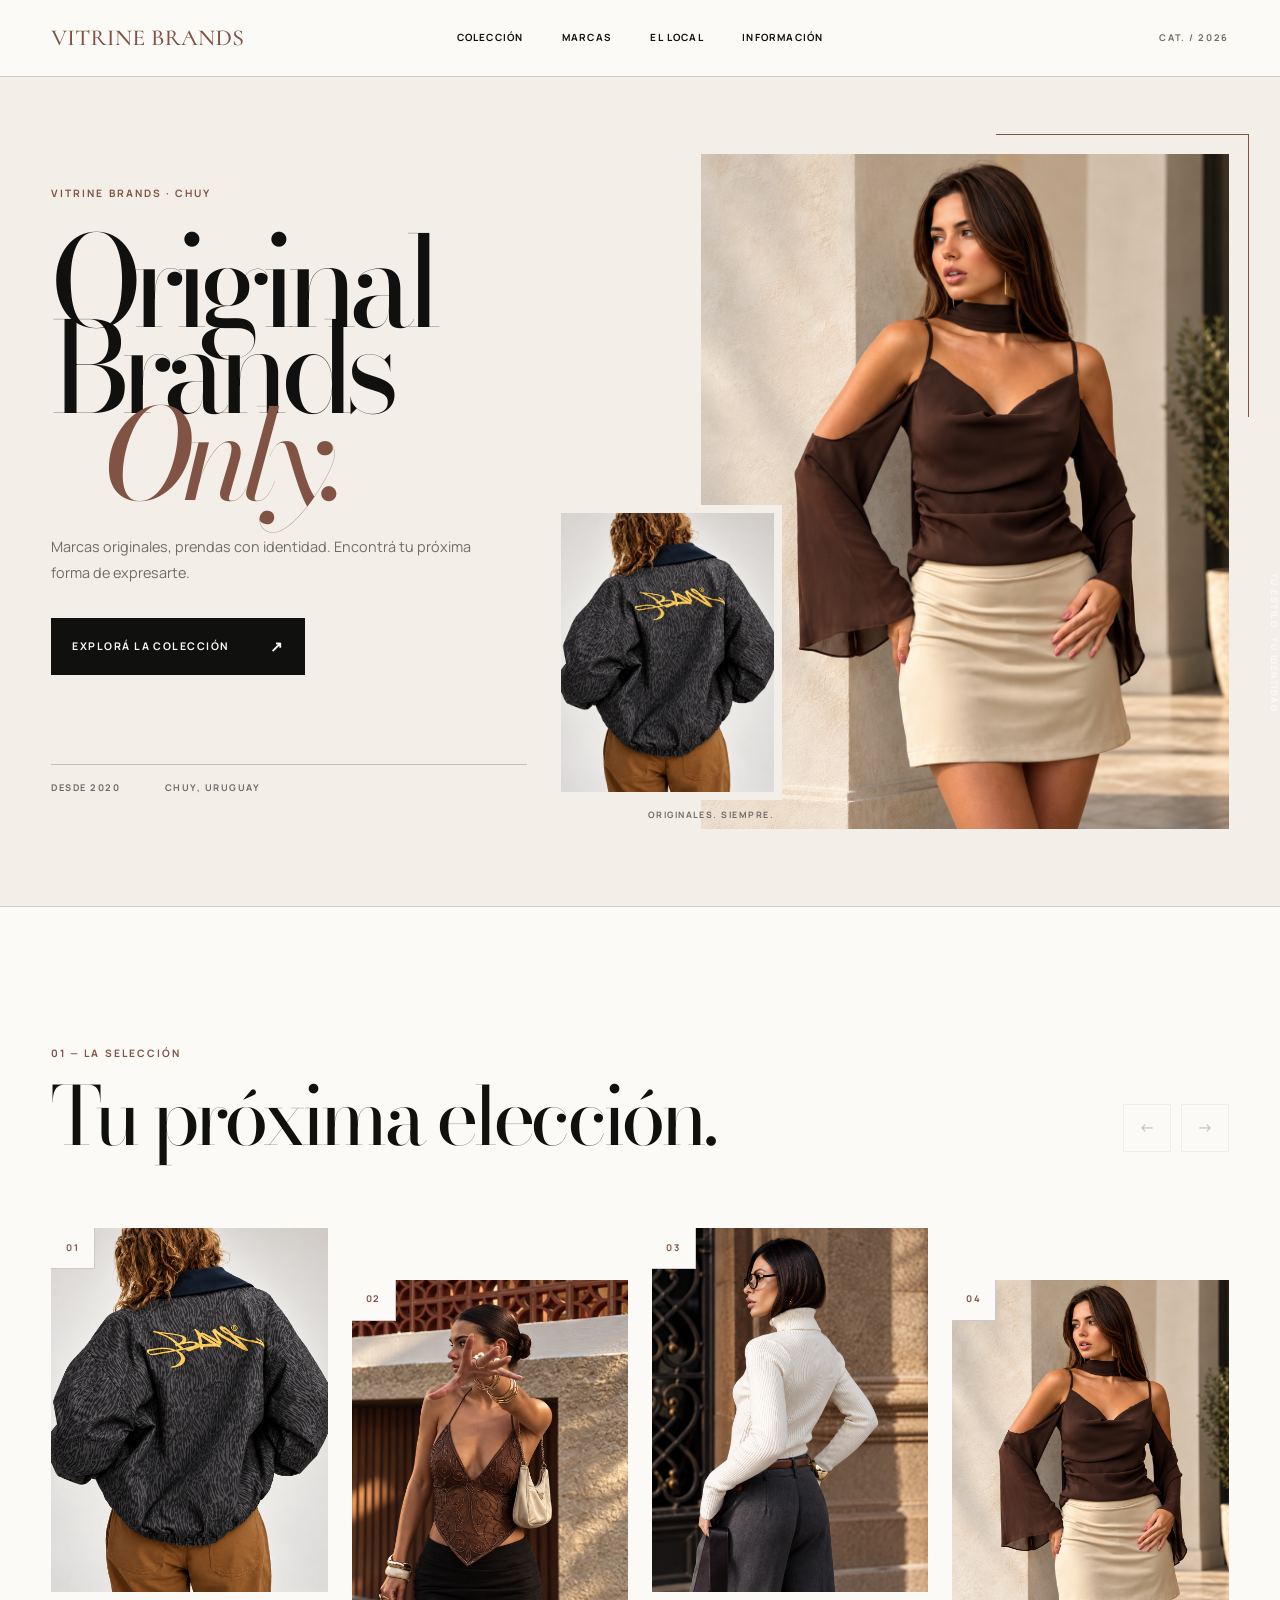
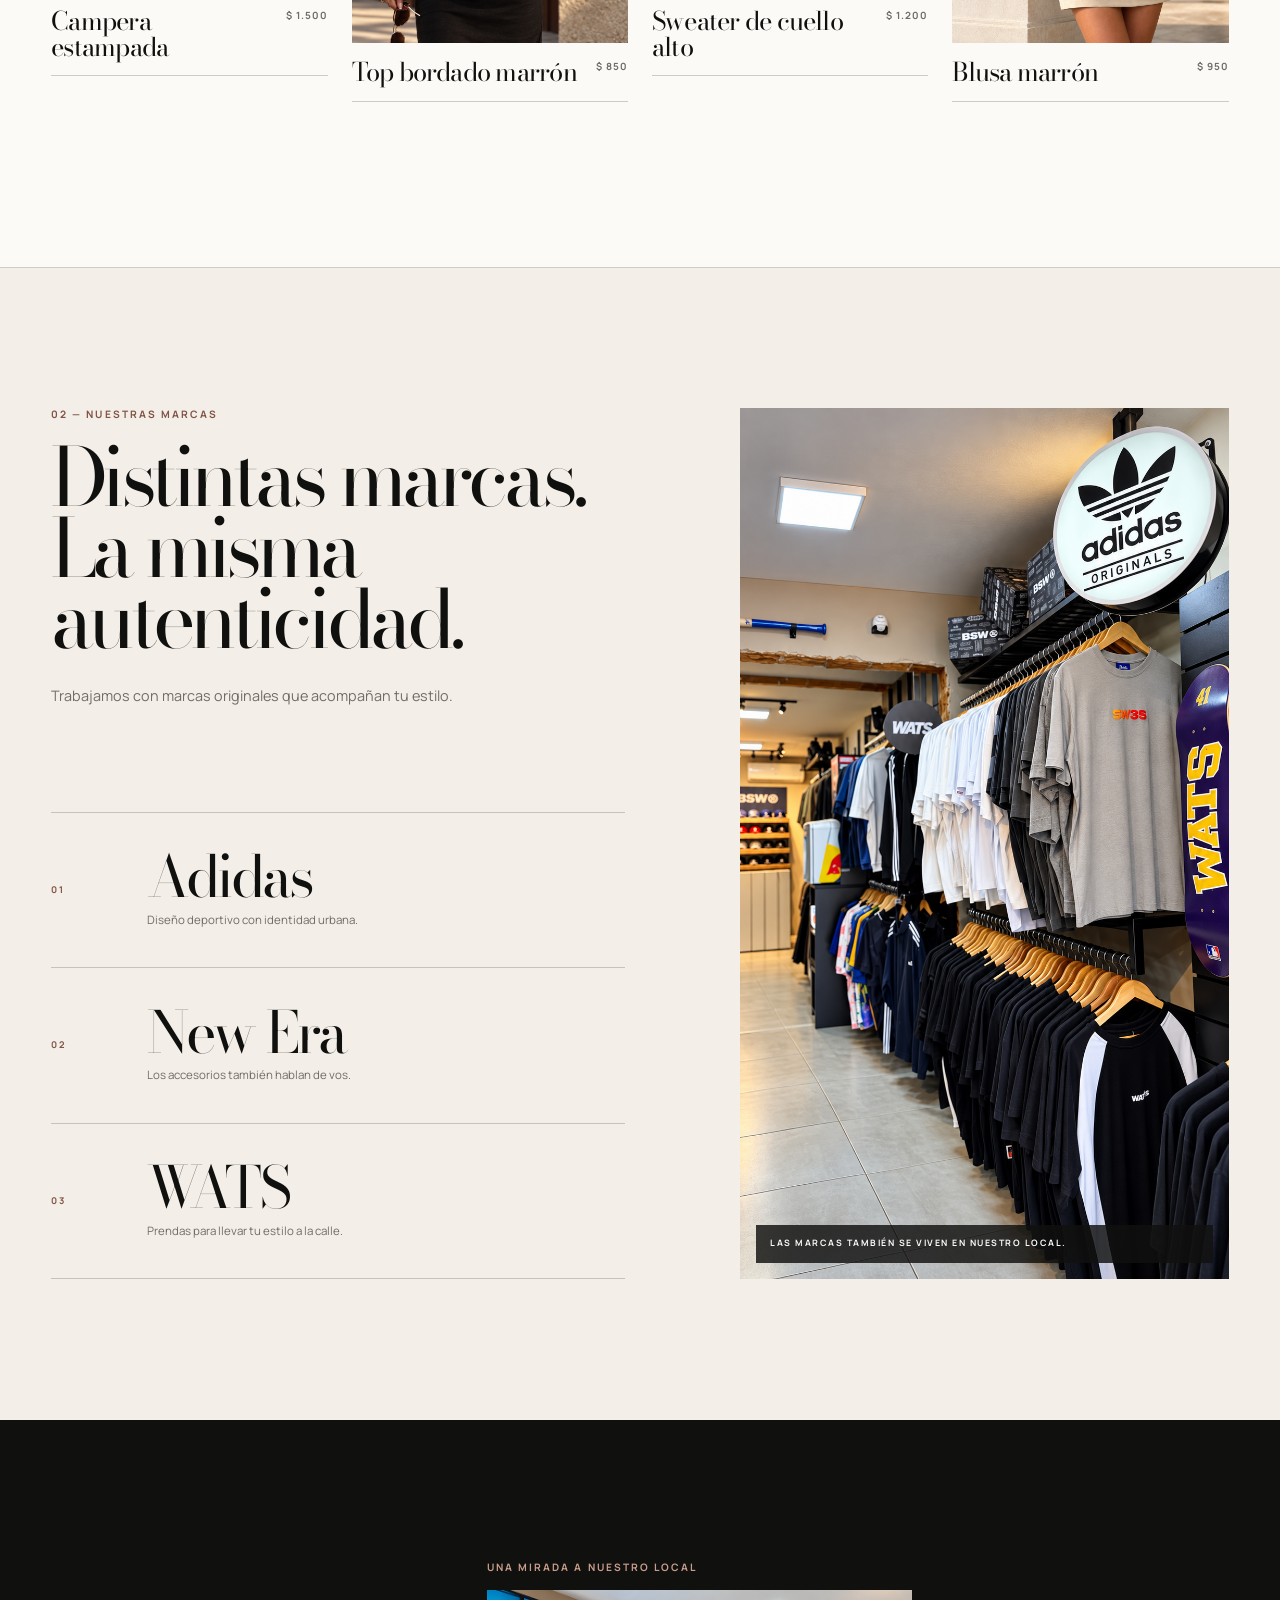
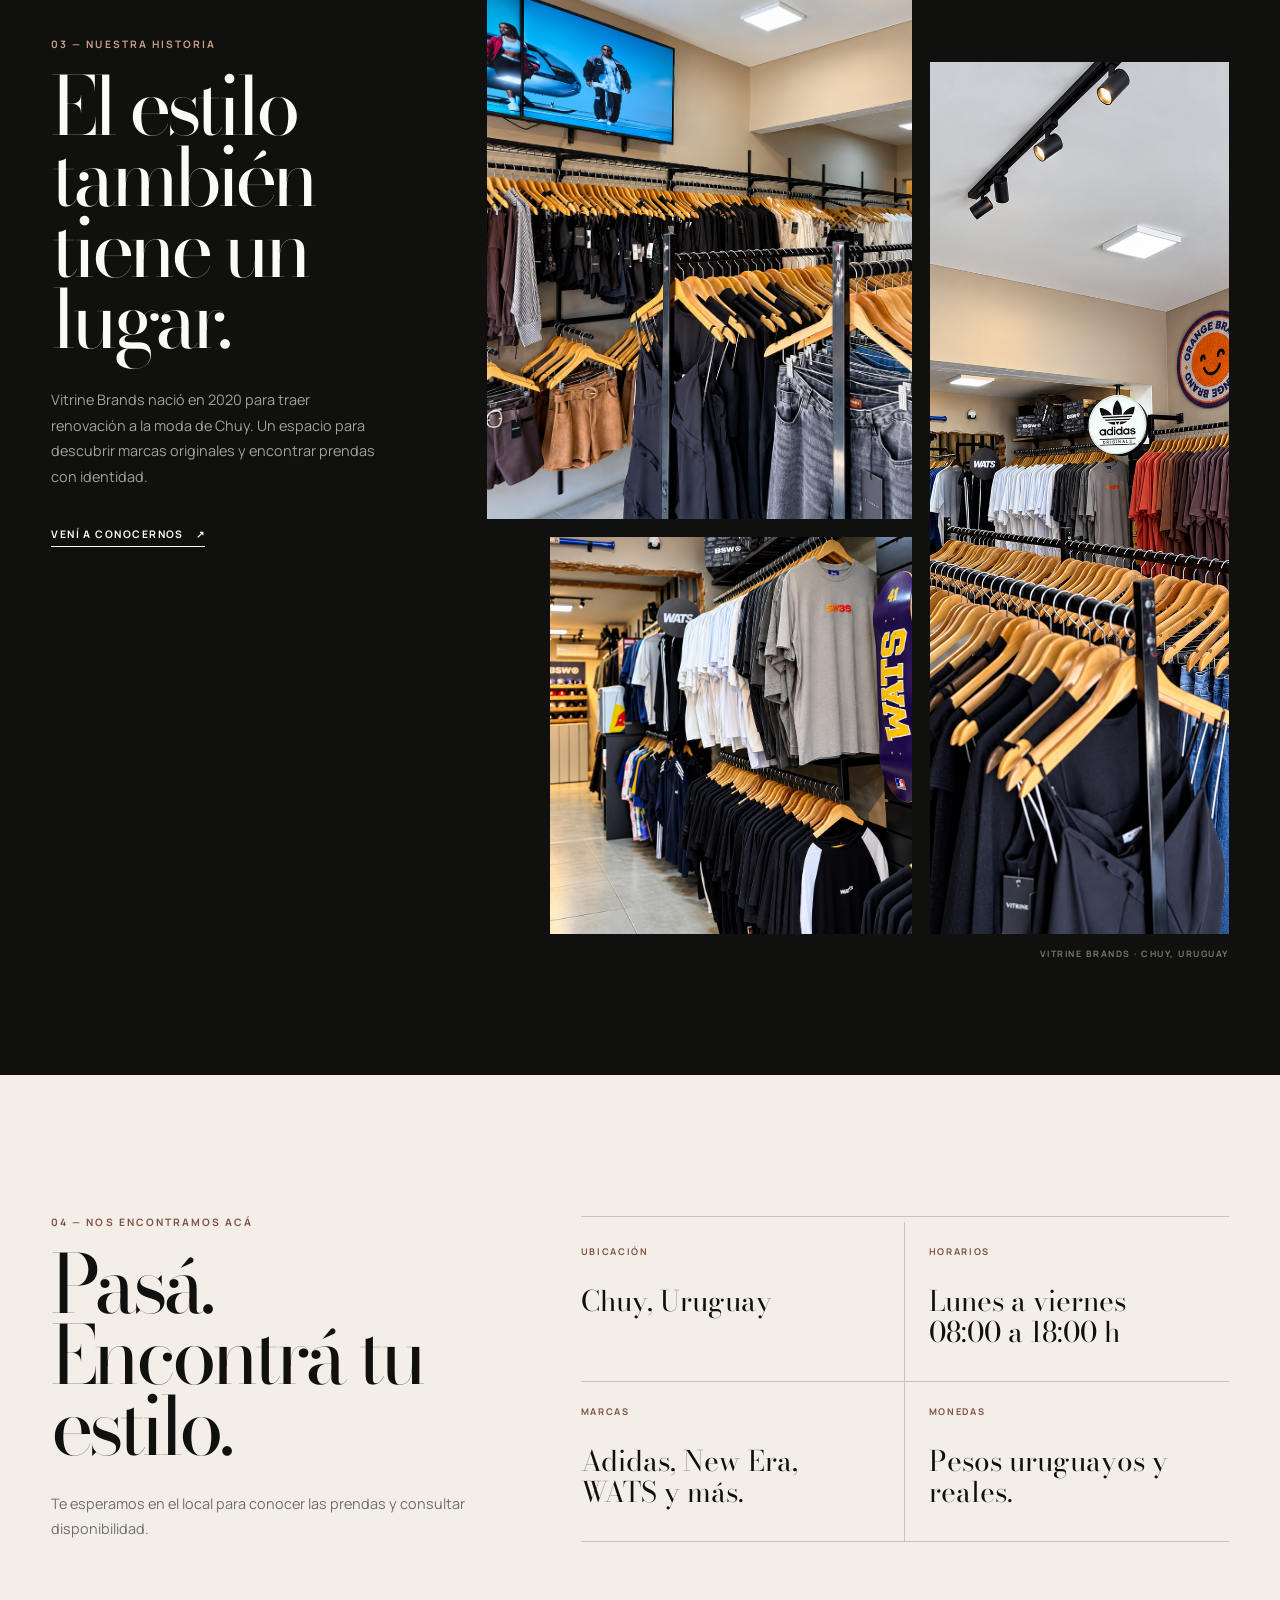
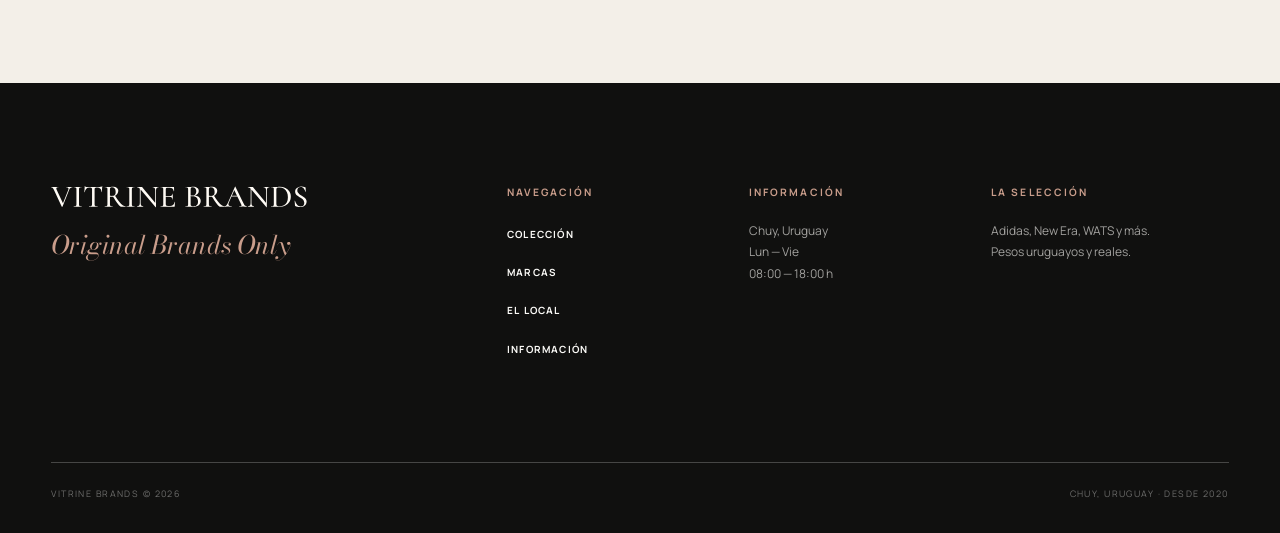
<file: index.html>
<!doctype html>
<html lang="es-UY">
  <head>
    <meta charset="UTF-8" />
    <meta name="viewport" content="width=device-width, initial-scale=1.0" />
    <title>Vitrine Brands · Original Brands Only</title>
    <link rel="preconnect" href="https://fonts.googleapis.com" />
    <link rel="preconnect" href="https://fonts.gstatic.com" crossorigin />
    <link
      href="https://fonts.googleapis.com/css2?family=Bodoni+Moda:ital,opsz,wght@0,6..96,400;0,6..96,500;1,6..96,400&amp;family=Manrope:wght@400;500;600;700&amp;display=swap"
      rel="stylesheet"
    />
    <link rel="stylesheet" href="./css/style.css" />
    <script src="./js/productos/productos.js" defer></script>
    <script src="./js/productos/renderproducto.js" defer></script>
    <script src="./js/main.js" defer></script>
  </head>
  <body>
    <header class="header">
      <div class="header-inner container">
        <a class="header-logo" href="#inicio" aria-label="Vitrine Brands, inicio">
          <img src="./img/icons/VITRINE%20BRANDS.svg" alt="Vitrine Brands" />
        </a>
        <nav class="header-menu" aria-label="Navegación principal">
          <a href="#productos">Colección</a>
          <a href="#marcas">Marcas</a>
          <a href="#local">El local</a>
          <a href="#info">Información</a>
        </nav>
      </div>
    </header>

    <main>
      <section class="hero container" id="inicio">
        <div class="hero-text">
          <p class="eyebrow">Vitrine Brands · Chuy</p>
          <h1 class="hero-main-text">
            <span>Original</span>
            <span>Brands</span>
            <em>Only.</em>
          </h1>
          <p class="body-text">
            Marcas originales, prendas con identidad. Encontrá tu próxima forma de
            expresarte.
          </p>
          <a class="hero-cta button" href="#productos"
            >Explorá la colección <span aria-hidden="true">↗</span></a
          >
          <div class="hero-notes">
            <span>Desde 2020</span>
            <span>Chuy, Uruguay</span>
          </div>
        </div>
        <div class="hero-visual">
          <figure class="hero-look">
            <img
              src="./img/productos/producto-04.png"
              alt="Look con blusa marrón y falda beige"
              fetchpriority="high"
            />
            <figcaption>Tu estilo. Tu identidad.</figcaption>
          </figure>
          <figure class="hero-detail">
            <img
              src="./img/productos/producto-01.png"
              alt="Detalle de una campera estampada con bordado"
            />
            <figcaption>Originales. Siempre.</figcaption>
          </figure>
        </div>
      </section>

      <section
        class="main-productos"
        id="productos"
        aria-labelledby="productos-title"
      >
        <div class="container">
          <div class="section-heading">
            <div>
              <p class="eyebrow">01 — La selección</p>
              <h2 class="section-title" id="productos-title">
                Tu próxima elección.
              </h2>
            </div>
            <div class="main-product-controls">
              <button
                type="button"
                data-product-scroll="-1"
                aria-controls="main-product-list"
                aria-label="Ver productos anteriores"
                disabled
              >
                <span aria-hidden="true">←</span>
              </button>
              <button
                type="button"
                data-product-scroll="1"
                aria-controls="main-product-list"
                aria-label="Ver productos siguientes"
              >
                <span aria-hidden="true">→</span>
              </button>
            </div>
          </div>
          <ul
            class="main-product-list"
            id="main-product-list"
            tabindex="0"
            aria-labelledby="productos-title"
          ></ul>
        </div>
      </section>

      <section class="brands-section container" id="marcas">
        <div class="brands-layout">
          <div>
            <div class="brands-intro">
              <p class="eyebrow">02 — Nuestras marcas</p>
              <h2 class="brands-title section-title">
                Distintas marcas.<br />La misma autenticidad.
              </h2>
              <p class="body-text">
                Trabajamos con marcas originales que acompañan tu estilo.
              </p>
            </div>
            <div class="brand-list">
              <article class="brand-block">
                <span class="brand-number">01</span>
                <div>
                  <h3 class="brand-block-title">Adidas</h3>
                  <p class="brand-block-text">
                    Diseño deportivo con identidad urbana.
                  </p>
                </div>
              </article>
              <article class="brand-block">
                <span class="brand-number">02</span>
                <div>
                  <h3 class="brand-block-title">New Era</h3>
                  <p class="brand-block-text">
                    Los accesorios también hablan de vos.
                  </p>
                </div>
              </article>
              <article class="brand-block">
                <span class="brand-number">03</span>
                <div>
                  <h3 class="brand-block-title">WATS</h3>
                  <p class="brand-block-text">
                    Prendas para llevar tu estilo a la calle.
                  </p>
                </div>
              </article>
            </div>
          </div>
          <figure class="brand-block-imgs">
            <img
              src="./img/tienda/tienda-02.png"
              alt="Prendas y carteles de Adidas Originals y WATS en el local"
              loading="lazy"
            />
            <figcaption>Las marcas también se viven en nuestro local.</figcaption>
          </figure>
        </div>
      </section>

      <section class="vitrine-block" id="local">
        <div class="vitrine-layout container">
          <div class="vitrine-story">
            <p class="eyebrow">03 — Nuestra historia</p>
            <h2 class="story-title section-title">
              El estilo también<br />tiene un lugar.
            </h2>
            <p class="body-text">
              Vitrine Brands nació en 2020 para traer renovación a la moda de Chuy.
              Un espacio para descubrir marcas originales y encontrar prendas con
              identidad.
            </p>
            <a class="text-link" href="#info"
              >Vení a conocernos <span aria-hidden="true">↗</span></a
            >
          </div>
          <div class="vitrine-gallery-block">
            <h3 class="vitrine-gallery-title">Una mirada a nuestro local</h3>
            <div class="vitrine-gallery">
              <ul class="vitrine-gallery-list">
                <li>
                  <img
                    src="./img/tienda/tienda-03.png"
                    alt="Selección de pantalones, remeras y accesorios de Vitrine Brands"
                    loading="lazy"
                  />
                </li>
                <li>
                  <img
                    src="./img/tienda/tienda-01.png"
                    alt="Vista del local con percheros de prendas y distintas marcas"
                    loading="lazy"
                  />
                </li>
                <li>
                  <img
                    src="./img/tienda/tienda-02.png"
                    alt="Detalle del sector de remeras y marcas originales"
                    loading="lazy"
                  />
                </li>
              </ul>
            </div>
            <p class="gallery-caption">Vitrine Brands · Chuy, Uruguay</p>
          </div>
        </div>
      </section>

      <section class="info-vitrie-block container" id="info">
        <div class="info-heading">
          <p class="eyebrow">04 — Nos encontramos acá</p>
          <h2 class="section-title">Pasá.<br />Encontrá tu estilo.</h2>
          <p class="body-text">
            Te esperamos en el local para conocer las prendas y consultar
            disponibilidad.
          </p>
        </div>
        <dl class="info-list">
          <div>
            <dt>Ubicación</dt>
            <dd>Chuy, Uruguay</dd>
          </div>
          <div>
            <dt>Horarios</dt>
            <dd>Lunes a viernes<br />08:00 a 18:00 h</dd>
          </div>
          <div>
            <dt>Marcas</dt>
            <dd>Adidas, New Era, WATS y más.</dd>
          </div>
          <div>
            <dt>Monedas</dt>
            <dd>Pesos uruguayos y reales.</dd>
          </div>
        </dl>
      </section>
    </main>

    <footer class="footer">
      <div class="footer-inner container">
        <div class="footer-brand">
          <a class="footer-logo" href="#inicio" aria-label="Volver al inicio">
            <img src="./img/icons/VITRINE%20BRANDS.svg" alt="Vitrine Brands" />
          </a>
          <p class="footer-tagline">Original Brands Only</p>
        </div>
        <div>
          <p class="footer-column-title">Navegación</p>
          <ul class="menu-footer">
            <li><a href="#productos">Colección</a></li>
            <li><a href="#marcas">Marcas</a></li>
            <li><a href="#local">El local</a></li>
            <li><a href="#info">Información</a></li>
          </ul>
        </div>
        <div>
          <p class="footer-column-title">Información</p>
          <p class="footer-address">
            Chuy, Uruguay<br />Lun — Vie<br />08:00 — 18:00 h
          </p>
        </div>
        <div>
          <p class="footer-column-title">La selección</p>
          <p class="footer-copy">
            Adidas, New Era, WATS y más.<br />Pesos uruguayos y reales.
          </p>
        </div>
      </div>
      <div class="footer-bottom container">
        <span>Vitrine Brands © 2026</span><span>Chuy, Uruguay · Desde 2020</span>
      </div>
    </footer>
  </body>
</html>
</file>
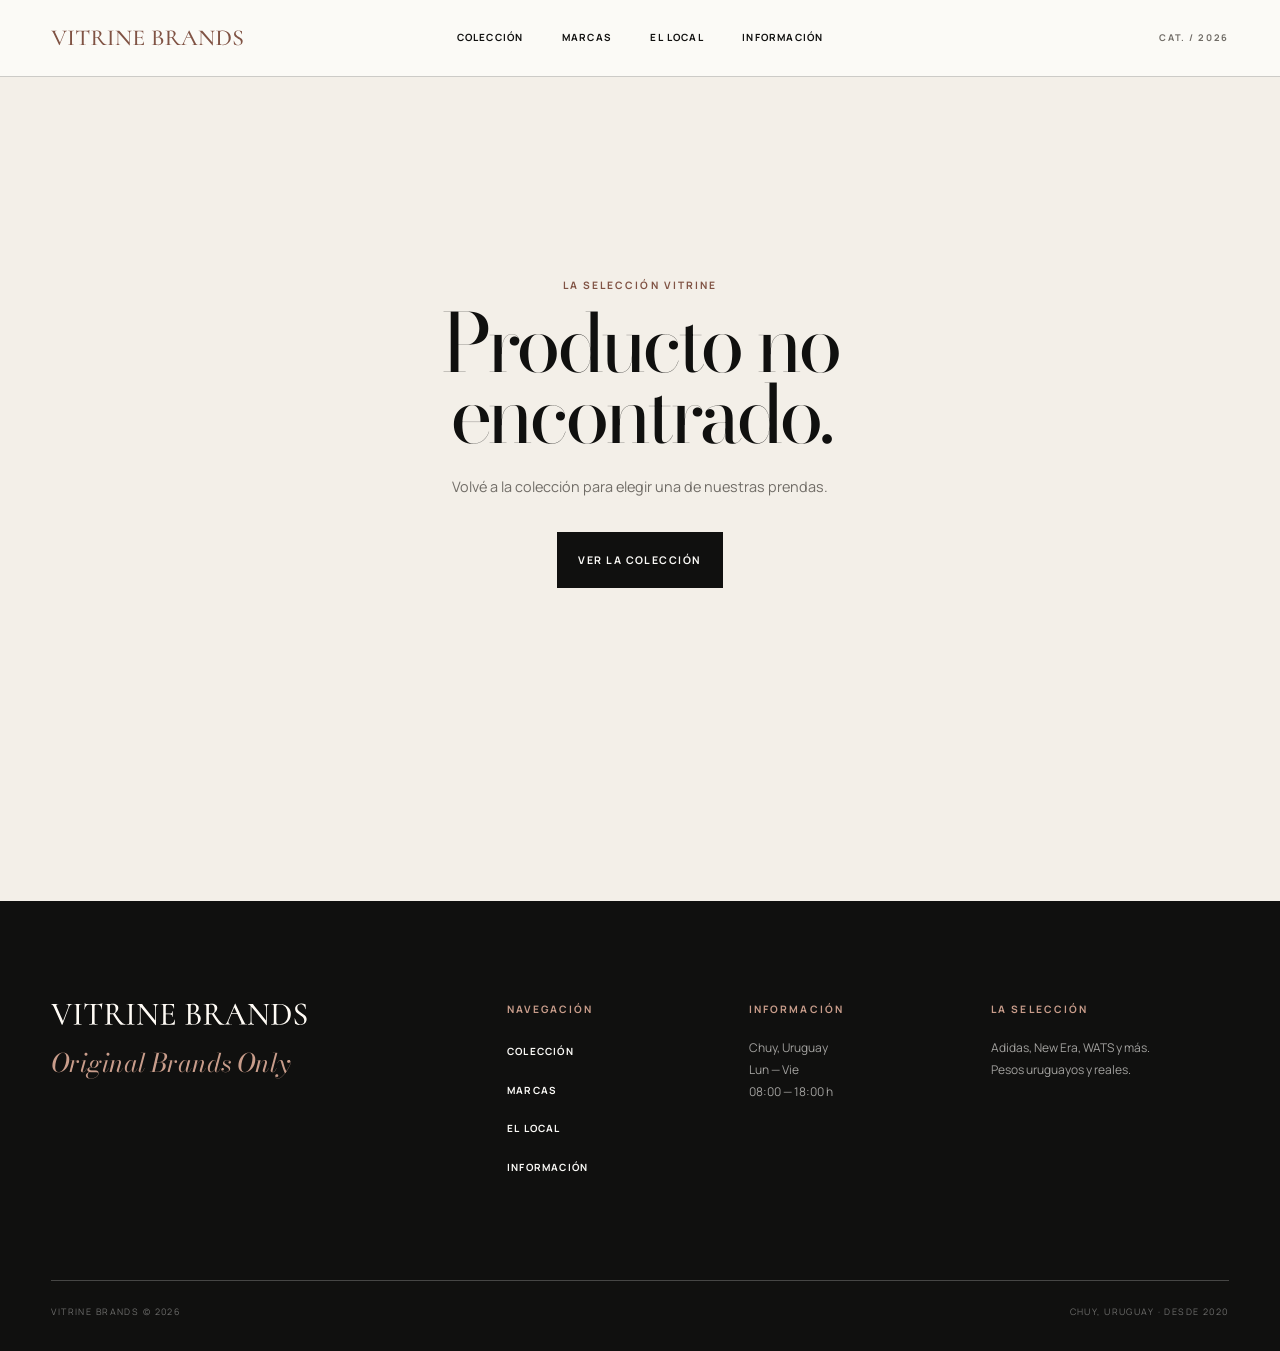
<file: productview.html>
<!doctype html>
<html lang="es-UY">
  <head>
    <meta charset="UTF-8" />
    <meta name="viewport" content="width=device-width, initial-scale=1.0" />
    <title>Vitrine Brands · Colección</title>
    <link rel="preconnect" href="https://fonts.googleapis.com" />
    <link rel="preconnect" href="https://fonts.gstatic.com" crossorigin />
    <link href="https://fonts.googleapis.com/css2?family=Bodoni+Moda:ital,opsz,wght@0,6..96,400;0,6..96,500;1,6..96,400&amp;family=Manrope:wght@400;500;600;700&amp;display=swap" rel="stylesheet" />
    <link rel="stylesheet" href="./css/style.css" />
    <script src="./js/productos/productos.js" defer></script>
    <script src="./js/productos/renderproducto.js" defer></script>
    <script src="./js/main.js" defer></script>
  </head>
  <body>
    <header class="header">
      <div class="header-inner container">
        <a class="header-logo" href="./index.html" aria-label="Vitrine Brands, inicio">
          <img src="./img/icons/VITRINE%20BRANDS.svg" alt="Vitrine Brands" />
        </a>
        <nav class="header-menu" aria-label="Navegación principal">
          <a href="./index.html#productos">Colección</a>
          <a href="./index.html#marcas">Marcas</a>
          <a href="./index.html#local">El local</a>
          <a href="./index.html#info">Información</a>
        </nav>
      </div>
    </header>

    <main class="producto-main container">
      <div class="producto-gallery">
        <a class="text-link" href="./index.html#productos">← Volver a la colección</a>
        <ul class="producto-imgs">
          <li><img class="producto-imagen" alt="" fetchpriority="high" decoding="async" /></li>
        </ul>
        <p class="producto-caption">Original Brands Only · Vitrine Brands</p>
      </div>
      <div class="producto-info">
        <p class="eyebrow">La selección Vitrine</p>
        <h1 class="producto-nombre"></h1>
        <p class="producto-precio"></p>
        <ul class="producto-datos">
          <li>Consultá talles, colores y disponibilidad en el local.</li>
          <li>Marcas originales. Desde 2020 en Chuy.</li>
        </ul>
        <a class="button" href="./index.html#info">Consultá en el local <span aria-hidden="true">↗</span></a>
        <p class="producto-note">Aceptamos pesos uruguayos y reales.</p>
      </div>
    </main>

    <footer class="footer">
      <div class="footer-inner container">
        <div class="footer-brand">
          <a class="footer-logo" href="./index.html" aria-label="Volver al inicio">
            <img src="./img/icons/VITRINE%20BRANDS.svg" alt="Vitrine Brands" />
          </a>
          <p class="footer-tagline">Original Brands Only</p>
        </div>
        <div>
          <p class="footer-column-title">Navegación</p>
          <ul class="menu-footer">
            <li><a href="./index.html#productos">Colección</a></li>
            <li><a href="./index.html#marcas">Marcas</a></li>
            <li><a href="./index.html#local">El local</a></li>
            <li><a href="./index.html#info">Información</a></li>
          </ul>
        </div>
        <div>
          <p class="footer-column-title">Información</p>
          <p class="footer-address">Chuy, Uruguay<br />Lun — Vie<br />08:00 — 18:00 h</p>
        </div>
        <div>
          <p class="footer-column-title">La selección</p>
          <p class="footer-copy">Adidas, New Era, WATS y más.<br />Pesos uruguayos y reales.</p>
        </div>
      </div>
      <div class="footer-bottom container"><span>Vitrine Brands © 2026</span><span>Chuy, Uruguay · Desde 2020</span></div>
    </footer>
  </body>
</html>
</file>
<file: css/style.css>
@charset "UTF-8";

:root {
  --paper: #f3efe8;
  --paper-light: #fbfaf7;
  --ink: #10100f;
  --brand: #805344;
  --brand-dark: #4e3028;
  --stone: #ded8cf;
  --muted: #706c66;
  --rule: rgba(16, 16, 15, 0.2);
  --rule-light: rgba(251, 250, 247, 0.23);
  --display: "Bodoni Moda", Didot, "Times New Roman", serif;
  --sans: "Manrope", Arial, sans-serif;
  --gutter: clamp(1.25rem, 4vw, 4.5rem);
  --section: clamp(6rem, 11vw, 11rem);
  --ease: 280ms cubic-bezier(0.22, 0.75, 0.22, 1);
}

*,
*::before,
*::after {
  box-sizing: border-box;
}

html {
  scroll-behavior: smooth;
  scroll-padding-top: 6rem;
  background: var(--paper);
}

body,
h1,
h2,
h3,
p,
figure,
dl,
dd {
  margin: 0;
}

body {
  min-width: 20rem;
  overflow-x: hidden;
  background: var(--paper);
  color: var(--ink);
  font-family: var(--sans);
  font-size: 1rem;
  line-height: 1.55;
  -webkit-font-smoothing: antialiased;
}

ul,
ol {
  margin: 0;
  padding: 0;
  list-style: none;
}

img {
  display: block;
  max-width: 100%;
}

a {
  color: inherit;
  text-decoration: none;
}

button {
  color: inherit;
  font: inherit;
}

::selection {
  background: var(--brand);
  color: var(--paper-light);
}

.container {
  width: min(100% - (var(--gutter) * 2), 91rem);
  margin-inline: auto;
}

.eyebrow,
.footer-column-title,
.vitrine-gallery-title {
  color: var(--brand);
  font-size: 0.64rem;
  font-weight: 700;
  letter-spacing: 0.2em;
  line-height: 1.3;
  text-transform: uppercase;
}

.section-title {
  max-width: 14ch;
  font-family: var(--display);
  font-size: clamp(3.5rem, 6.3vw, 6.9rem);
  font-weight: 400;
  letter-spacing: -0.06em;
  line-height: 0.88;
}

.body-text {
  max-width: 36rem;
  color: var(--muted);
  font-size: clamp(0.9rem, 1.1vw, 1.02rem);
  line-height: 1.8;
}

.button {
  display: inline-flex;
  min-height: 3.55rem;
  align-items: center;
  justify-content: space-between;
  gap: 2.5rem;
  padding: 0.95rem 1.25rem;
  border: 1px solid var(--ink);
  background: var(--ink);
  color: var(--paper-light);
  font-size: 0.66rem;
  font-weight: 700;
  letter-spacing: 0.14em;
  text-transform: uppercase;
  transition: background-color var(--ease), border-color var(--ease), color var(--ease);
}

.button span {
  font-size: 0.95rem;
  transition: transform var(--ease);
}

.button:hover {
  border-color: var(--brand);
  background: var(--brand);
}

.button:hover span {
  transform: translate(0.15rem, -0.15rem);
}

.text-link {
  display: inline-flex;
  align-items: center;
  gap: 0.75rem;
  padding-bottom: 0.25rem;
  border-bottom: 1px solid currentColor;
  font-size: 0.65rem;
  font-weight: 700;
  letter-spacing: 0.14em;
  text-transform: uppercase;
  transition: color var(--ease);
}

.text-link:hover {
  color: var(--brand);
}

a:focus-visible,
button:focus-visible,
[tabindex]:focus-visible {
  outline: 2px solid var(--brand);
  outline-offset: 4px;
}

/* Header */
.header {
  position: sticky;
  z-index: 50;
  top: 0;
  border-bottom: 1px solid var(--rule);
  background: rgba(251, 250, 247, 0.95);
  backdrop-filter: blur(12px);
}

.header-inner {
  display: grid;
  min-height: 4.75rem;
  grid-template-columns: 1fr auto 1fr;
  align-items: center;
}

.header-inner::after {
  justify-self: end;
  color: var(--muted);
  content: "CAT. / 2026";
  font-size: 0.58rem;
  font-weight: 700;
  letter-spacing: 0.17em;
}

.header-logo {
  display: inline-flex;
  width: clamp(10rem, 15vw, 13rem);
}

.header-menu {
  display: flex;
  grid-column: 2;
  gap: clamp(1.5rem, 3vw, 3rem);
}

.header-menu a,
.menu-footer a {
  position: relative;
  font-size: 0.62rem;
  font-weight: 700;
  letter-spacing: 0.12em;
  text-transform: uppercase;
}

.header-menu a::after,
.menu-footer a::after {
  position: absolute;
  right: 0;
  bottom: -0.45rem;
  left: 0;
  height: 1px;
  background: currentColor;
  content: "";
  transform: scaleX(0);
  transform-origin: right;
  transition: transform var(--ease);
}

.header-menu a:hover::after,
.menu-footer a:hover::after {
  transform: scaleX(1);
  transform-origin: left;
}

/* Hero */
.hero {
  display: grid;
  min-height: calc(100vh - 4.75rem);
  grid-template-columns: repeat(12, minmax(0, 1fr));
  align-items: center;
  gap: clamp(1rem, 2vw, 2rem);
  padding-block: clamp(3.5rem, 6vw, 6rem);
}

.hero-text {
  z-index: 2;
  grid-column: 1 / 6;
}

.hero-main-text {
  margin-block: clamp(1.5rem, 3vw, 3rem) 2.25rem;
  font-family: var(--display);
  font-size: clamp(5rem, 9.8vw, 10.5rem);
  font-weight: 400;
  letter-spacing: -0.085em;
  line-height: 0.69;
}

.hero-main-text span,
.hero-main-text em {
  display: block;
}

.hero-main-text em {
  margin-left: clamp(1.5rem, 4vw, 5rem);
  color: var(--brand);
  font-weight: 400;
}

.hero-text .body-text {
  max-width: 28rem;
}

.hero-cta {
  margin-top: 2rem;
}

.hero-notes {
  display: flex;
  gap: 2.8rem;
  margin-top: clamp(3.5rem, 7vw, 7rem);
  padding-top: 1rem;
  border-top: 1px solid var(--rule);
  color: var(--muted);
  font-size: 0.58rem;
  font-weight: 700;
  letter-spacing: 0.16em;
  text-transform: uppercase;
}

.hero-visual {
  position: relative;
  min-height: min(75vh, 52rem);
  grid-column: 6 / -1;
}

.hero-look {
  position: absolute;
  top: 0;
  right: 0;
  width: 78%;
  height: 100%;
}

.hero-look::before {
  position: absolute;
  top: -1.25rem;
  right: -1.25rem;
  width: 48%;
  height: 42%;
  border-top: 1px solid var(--brand);
  border-right: 1px solid var(--brand);
  content: "";
}

.hero-look img,
.hero-detail img {
  width: 100%;
  height: 100%;
  object-fit: cover;
}

.hero-look img {
  object-position: center 24%;
}

.hero-detail {
  position: absolute;
  z-index: 2;
  bottom: 1.8rem;
  left: 0;
  width: 34%;
  aspect-ratio: 0.78;
  border: 0.5rem solid var(--paper);
}

.hero-detail img {
  object-position: center 34%;
}

.hero-look figcaption,
.hero-detail figcaption,
.brand-block-imgs figcaption,
.gallery-caption {
  position: absolute;
  font-size: 0.55rem;
  font-weight: 700;
  letter-spacing: 0.17em;
  text-transform: uppercase;
}

.hero-look figcaption {
  right: -2.3rem;
  bottom: 7rem;
  color: var(--paper-light);
  transform: rotate(90deg);
  transform-origin: right bottom;
}

.hero-detail figcaption {
  right: 0;
  bottom: -1.9rem;
  color: var(--muted);
  white-space: nowrap;
}

/* Collection */
.main-productos {
  padding-block: var(--section);
  border-block: 1px solid var(--rule);
  background: var(--paper-light);
}

.section-heading {
  display: flex;
  align-items: flex-end;
  justify-content: space-between;
  gap: 2rem;
  margin-bottom: clamp(3rem, 6vw, 6rem);
}

.section-heading .section-title {
  margin-top: 1.25rem;
}

.main-product-controls {
  display: flex;
  gap: 0.6rem;
}

.main-product-controls button {
  display: grid;
  width: 3rem;
  height: 3rem;
  padding: 0;
  border: 1px solid var(--rule);
  background: transparent;
  cursor: pointer;
  place-items: center;
  transition: background-color var(--ease), color var(--ease);
}

.main-product-controls button:hover:not(:disabled) {
  background: var(--ink);
  color: var(--paper-light);
}

.main-product-controls button:disabled {
  cursor: default;
  opacity: 0.28;
}

.main-product-list {
  display: grid;
  grid-auto-columns: calc((100% - 4.5rem) / 4);
  grid-auto-flow: column;
  gap: 1.5rem;
  overflow-x: auto;
  overscroll-behavior-inline: contain;
  padding-bottom: 1.5rem;
  scroll-snap-type: inline mandatory;
  scrollbar-color: var(--ink) var(--stone);
  scrollbar-width: thin;
}

.main-product-article {
  min-width: 0;
  scroll-snap-align: start;
}

.main-product-article:nth-child(even) {
  padding-top: clamp(2rem, 4vw, 4rem);
}

.product-link {
  display: block;
}

.product-image-wrap {
  position: relative;
  overflow: hidden;
  aspect-ratio: 0.76;
  background: var(--stone);
}

.product-image {
  width: 100%;
  height: 100%;
  object-fit: cover;
  object-position: center 24%;
  transition: transform 600ms cubic-bezier(0.22, 0.75, 0.22, 1);
}

.product-link:hover .product-image {
  transform: scale(1.018);
}

.product-number {
  position: absolute;
  top: 0;
  left: 0;
  min-width: 2.75rem;
  padding: 0.8rem 0.6rem;
  border-right: 1px solid var(--rule);
  border-bottom: 1px solid var(--rule);
  background: var(--paper-light);
  color: var(--brand);
  font-size: 0.58rem;
  font-weight: 700;
  letter-spacing: 0.16em;
  text-align: center;
}

.product-info {
  display: grid;
  grid-template-columns: 1fr auto;
  gap: 1rem;
  align-items: start;
  padding-block: 1rem;
  border-bottom: 1px solid var(--rule);
}

.product-title {
  font-family: var(--display);
  font-size: clamp(1.35rem, 2vw, 1.8rem);
  letter-spacing: -0.03em;
  line-height: 1;
}

.product-price {
  color: var(--muted);
  font-size: 0.62rem;
  font-weight: 700;
  letter-spacing: 0.1em;
  white-space: nowrap;
}

/* Brands */
.brands-section {
  padding-block: var(--section);
}

.brands-layout {
  display: grid;
  grid-template-columns: minmax(0, 1.08fr) minmax(22rem, 0.92fr);
  gap: clamp(3rem, 9vw, 10rem);
}

.brands-intro .section-title {
  margin-block: 1.25rem 1.8rem;
}

.brand-list {
  margin-top: clamp(4rem, 8vw, 8rem);
  border-top: 1px solid var(--rule);
}

.brand-block {
  display: grid;
  grid-template-columns: 4.5rem 1fr;
  gap: 1.5rem;
  align-items: center;
  padding-block: clamp(1.6rem, 3vw, 2.7rem);
  border-bottom: 1px solid var(--rule);
}

.brand-number {
  color: var(--brand);
  font-size: 0.58rem;
  font-weight: 700;
  letter-spacing: 0.18em;
}

.brand-block-title {
  font-family: var(--display);
  font-size: clamp(2.5rem, 4.5vw, 4.8rem);
  font-weight: 400;
  letter-spacing: -0.05em;
  line-height: 0.9;
}

.brand-block-text {
  margin-top: 0.5rem;
  color: var(--muted);
  font-size: 0.72rem;
}

.brand-block-imgs {
  position: sticky;
  top: 7.5rem;
  min-height: 48rem;
  overflow: hidden;
}

.brand-block-imgs img {
  width: 100%;
  height: 100%;
  object-fit: cover;
  object-position: 52% center;
  transition: transform 600ms cubic-bezier(0.22, 0.75, 0.22, 1);
}

.brand-block-imgs:hover img {
  transform: scale(1.015);
}

.brand-block-imgs figcaption {
  right: 1rem;
  bottom: 1rem;
  left: 1rem;
  padding: 0.75rem 0.9rem;
  background: rgba(16, 16, 15, 0.82);
  color: var(--paper-light);
}

/* Store story */
.vitrine-block {
  padding-block: var(--section);
  background: var(--ink);
  color: var(--paper-light);
}

.vitrine-layout {
  display: grid;
  grid-template-columns: minmax(17rem, 0.62fr) minmax(0, 1.38fr);
  gap: clamp(3rem, 8vw, 9rem);
}

.vitrine-story {
  align-self: start;
  padding-top: clamp(1rem, 6vw, 5rem);
}

.vitrine-story .eyebrow,
.vitrine-gallery-title {
  color: #c99d8b;
}

.story-title {
  margin-block: 1.25rem 2rem;
}

.vitrine-story .body-text {
  color: rgba(251, 250, 247, 0.62);
}

.vitrine-story .text-link {
  margin-top: 2.25rem;
}

.vitrine-gallery-block {
  position: relative;
}

.vitrine-gallery-title {
  margin-bottom: 1rem;
}

.vitrine-gallery-list {
  display: grid;
  height: min(77vw, 59rem);
  min-height: 44rem;
  grid-template-columns: repeat(12, 1fr);
  grid-template-rows: 1fr 0.75fr;
  gap: clamp(0.75rem, 1.4vw, 1.25rem);
}

.vitrine-gallery-list li {
  overflow: hidden;
}

.vitrine-gallery-list li:first-child {
  grid-column: 1 / 8;
  grid-row: 1;
}

.vitrine-gallery-list li:nth-child(2) {
  grid-column: 8 / -1;
  grid-row: 1 / -1;
  margin-top: 4.5rem;
}

.vitrine-gallery-list li:nth-child(3) {
  grid-column: 2 / 8;
  grid-row: 2;
}

.vitrine-gallery-list img {
  width: 100%;
  height: 100%;
  object-fit: cover;
  transition: transform 600ms cubic-bezier(0.22, 0.75, 0.22, 1);
}

.vitrine-gallery-list li:first-child img {
  object-position: center 40%;
}

.vitrine-gallery-list li:nth-child(3) img {
  object-position: center 63%;
}

.vitrine-gallery-list li:hover img {
  transform: scale(1.015);
}

.gallery-caption {
  right: 0;
  bottom: -1.7rem;
  color: rgba(251, 250, 247, 0.44);
}

/* Information */
.info-vitrie-block {
  display: grid;
  grid-template-columns: 0.78fr 1.22fr;
  gap: clamp(3rem, 9vw, 10rem);
  padding-block: var(--section);
}

.info-heading .section-title {
  margin-block: 1.25rem 1.8rem;
}

.info-list {
  display: grid;
  grid-template-columns: repeat(2, 1fr);
  align-content: end;
  border-top: 1px solid var(--rule);
}

.info-list div {
  min-height: 10rem;
  padding: 1.4rem 1.5rem 1.4rem 0;
  border-bottom: 1px solid var(--rule);
}

.info-list div:nth-child(odd) {
  border-right: 1px solid var(--rule);
}

.info-list div:nth-child(even) {
  padding-left: 1.5rem;
}

.info-list dt {
  margin-bottom: 1.7rem;
  color: var(--brand);
  font-size: 0.58rem;
  font-weight: 700;
  letter-spacing: 0.18em;
  text-transform: uppercase;
}

.info-list dd {
  font-family: var(--display);
  font-size: clamp(1.45rem, 2.2vw, 2rem);
  line-height: 1.1;
}

/* Product detail */
.producto-main {
  display: grid;
  min-height: calc(100vh - 4.75rem);
  grid-template-columns: minmax(0, 1.18fr) minmax(22rem, 0.82fr);
  gap: clamp(3rem, 8vw, 8rem);
  align-items: start;
  padding-block: clamp(2.5rem, 5vw, 5rem) clamp(6rem, 10vw, 10rem);
}

.producto-gallery > .text-link {
  margin-bottom: 1.6rem;
}

.producto-imgs {
  background: var(--stone);
}

.producto-imgs li {
  overflow: hidden;
  aspect-ratio: 0.82;
}

.producto-imagen {
  width: 100%;
  height: 100%;
  object-fit: cover;
  object-position: center 24%;
}

.producto-caption {
  margin-top: 0.75rem;
  color: var(--muted);
  font-size: 0.54rem;
  font-weight: 700;
  letter-spacing: 0.18em;
  text-align: right;
  text-transform: uppercase;
}

.producto-info {
  position: sticky;
  top: 8rem;
  align-self: center;
  padding-top: clamp(3rem, 8vw, 8rem);
}

.producto-nombre {
  max-width: 10ch;
  margin-block: 1.1rem 1.5rem;
  font-family: var(--display);
  font-size: clamp(4rem, 7vw, 7.6rem);
  font-weight: 400;
  letter-spacing: -0.07em;
  line-height: 0.8;
}

.producto-precio {
  padding-bottom: 2rem;
  border-bottom: 1px solid var(--rule);
  color: var(--brand);
  font-size: 0.78rem;
  font-weight: 700;
  letter-spacing: 0.13em;
}

.producto-datos {
  margin-bottom: 2rem;
}

.producto-datos li {
  position: relative;
  padding: 1.15rem 0 1.15rem 1.4rem;
  border-bottom: 1px solid var(--rule);
  color: var(--muted);
  font-size: 0.76rem;
}

.producto-datos li::before {
  position: absolute;
  top: 1.6rem;
  left: 0;
  width: 0.28rem;
  height: 0.28rem;
  background: var(--brand);
  border-radius: 50%;
  content: "";
}

.producto-info .button {
  width: 100%;
}

.producto-note {
  margin-top: 1.2rem;
  color: var(--muted);
  font-size: 0.6rem;
  letter-spacing: 0.12em;
  text-transform: uppercase;
}

.producto-empty {
  min-height: 65vh;
  grid-column: 1 / -1;
  align-content: center;
  text-align: center;
}

.producto-empty .section-title,
.producto-empty .body-text {
  margin-inline: auto;
}

.producto-empty .section-title {
  margin-block: 1rem 1.5rem;
}

.producto-empty .button {
  margin-top: 2rem;
}

/* Footer */
.footer {
  padding-block: clamp(4.5rem, 8vw, 7.5rem) 2rem;
  background: var(--ink);
  color: var(--paper-light);
}

.footer-inner {
  display: grid;
  grid-template-columns: 1.65fr repeat(2, 0.75fr) 1fr;
  gap: clamp(2rem, 5vw, 6rem);
}

.footer-logo {
  display: block;
  width: min(100%, 16rem);
  margin-bottom: 1.1rem;
  filter: brightness(0) invert(98%) sepia(5%) saturate(260%) hue-rotate(340deg);
}

.footer-tagline {
  color: #c99d8b;
  font-family: var(--display);
  font-size: clamp(1.4rem, 2vw, 2rem);
  font-style: italic;
}

.footer-column-title {
  margin-bottom: 1.3rem;
  color: #c99d8b;
}

.menu-footer {
  display: grid;
  gap: 0.85rem;
  align-content: start;
}

.footer-copy,
.footer-address {
  color: rgba(251, 250, 247, 0.62);
  font-size: 0.75rem;
  line-height: 1.8;
}

.footer-bottom {
  display: flex;
  justify-content: space-between;
  gap: 2rem;
  margin-top: clamp(4rem, 8vw, 7rem);
  padding-top: 1.5rem;
  border-top: 1px solid var(--rule-light);
  color: rgba(251, 250, 247, 0.4);
  font-size: 0.56rem;
  letter-spacing: 0.16em;
  text-transform: uppercase;
}

@media (max-width: 1200px) {
  .main-product-list {
    grid-auto-columns: calc((100% - 3rem) / 3.2);
  }

  .hero-main-text {
    font-size: clamp(4.7rem, 9.2vw, 8rem);
  }
}

@media (max-width: 992px) {
  .header-inner::after {
    display: none;
  }

  .hero {
    column-gap: 1rem;
  }

  .hero-text {
    grid-column: 1 / 7;
  }

  .hero-visual {
    min-height: 41rem;
    grid-column: 7 / -1;
  }

  .brands-layout {
    grid-template-columns: minmax(0, 1fr) minmax(18rem, 0.72fr);
    gap: 3rem;
  }

  .brand-block-imgs {
    min-height: 40rem;
  }

  .vitrine-layout,
  .info-vitrie-block {
    grid-template-columns: 1fr;
  }

  .vitrine-story {
    display: grid;
    grid-template-columns: 1fr 1fr;
    gap: 1.5rem 4rem;
  }

  .vitrine-story .eyebrow,
  .vitrine-story .story-title {
    grid-column: 1;
  }

  .vitrine-story .body-text,
  .vitrine-story .text-link {
    grid-column: 2;
  }

  .vitrine-story .body-text {
    grid-row: 1 / 3;
    align-self: end;
  }

  .vitrine-story .text-link {
    justify-self: start;
  }

  .producto-main {
    grid-template-columns: minmax(0, 1fr) minmax(18rem, 0.72fr);
    gap: 3rem;
  }
}

@media (max-width: 768px) {
  :root {
    --gutter: 1.25rem;
  }

  .header-inner {
    min-height: 4.25rem;
    grid-template-columns: auto 1fr;
  }

  .header-menu {
    grid-column: 2;
    justify-content: flex-end;
    gap: clamp(0.8rem, 3vw, 1.4rem);
  }

  .header-menu a {
    font-size: 0.55rem;
  }

  .hero {
    min-height: auto;
    grid-template-columns: 1fr;
    gap: 4rem;
    padding-block: 4.5rem 6rem;
  }

  .hero-text,
  .hero-visual {
    grid-column: 1;
  }

  .hero-main-text {
    max-width: 7ch;
    font-size: clamp(5rem, 20vw, 8rem);
  }

  .hero-visual {
    min-height: 45rem;
  }

  .main-product-list {
    grid-auto-columns: calc((100% - 1.25rem) / 2.25);
    gap: 1.25rem;
  }

  .main-product-article:nth-child(even) {
    padding-top: 2.5rem;
  }

  .brands-layout {
    grid-template-columns: 1fr;
  }

  .brand-block-imgs {
    position: relative;
    top: auto;
    min-height: 38rem;
  }

  .vitrine-story {
    display: block;
  }

  .vitrine-gallery-list {
    min-height: 40rem;
  }

  .producto-main {
    min-height: auto;
    grid-template-columns: 1fr;
    gap: 0;
  }

  .producto-info {
    position: static;
    padding-top: 4rem;
  }

  .producto-nombre {
    font-size: clamp(4rem, 16vw, 6rem);
  }

  .footer-inner {
    grid-template-columns: 1.2fr 1fr;
  }
}

@media (max-width: 560px) {
  html {
    scroll-padding-top: 7.5rem;
  }

  .header-inner {
    min-height: 6.75rem;
    grid-template-columns: minmax(0, 1fr);
    justify-items: center;
    padding-block: 1rem 0.85rem;
  }

  .header-logo {
    width: 10rem;
  }

  .header-menu {
    display: grid;
    width: 100%;
    min-width: 0;
    grid-column: 1;
    grid-template-columns: repeat(4, auto);
    justify-content: space-between;
    gap: 0.35rem;
  }

  .header-menu a {
    font-size: 0.52rem;
    letter-spacing: 0.07em;
  }

  .section-title {
    font-size: clamp(3.15rem, 15vw, 4.5rem);
  }

  .hero-main-text {
    font-size: clamp(4.5rem, 22vw, 6.3rem);
  }

  .hero-main-text em {
    margin-left: 1.3rem;
  }

  .hero-visual {
    min-height: 34rem;
  }

  .hero-look {
    width: 86%;
  }

  .hero-detail {
    bottom: 1.5rem;
    width: 40%;
    border-width: 0.35rem;
  }

  .hero-look figcaption {
    display: none;
  }

  .section-heading {
    align-items: flex-end;
  }

  .main-product-list {
    width: calc(100% + var(--gutter));
    grid-auto-columns: 68%;
  }

  .main-product-controls button {
    width: 2.65rem;
    height: 2.65rem;
  }

  .brand-block {
    grid-template-columns: 2.8rem 1fr;
  }

  .brand-block-imgs {
    min-height: 31rem;
  }

  .vitrine-gallery-list {
    height: auto;
    min-height: 0;
    grid-template-columns: 1fr 0.78fr;
    grid-template-rows: 19rem 14rem;
  }

  .vitrine-gallery-list li:first-child {
    grid-column: 1 / -1;
    grid-row: 1;
  }

  .vitrine-gallery-list li:nth-child(2) {
    grid-column: 1;
    grid-row: 2;
    margin-top: 0;
  }

  .vitrine-gallery-list li:nth-child(3) {
    grid-column: 2;
    grid-row: 2;
  }

  .info-list {
    grid-template-columns: 1fr;
  }

  .info-list div {
    min-height: 8rem;
  }

  .info-list div:nth-child(odd) {
    border-right: 0;
  }

  .info-list div:nth-child(even) {
    padding-left: 0;
  }

  .footer-inner {
    grid-template-columns: 1fr;
    gap: 2.5rem;
  }

  .footer-bottom {
    flex-direction: column;
    gap: 0.5rem;
  }
}

@media (prefers-reduced-motion: reduce) {
  html {
    scroll-behavior: auto;
  }

  *,
  *::before,
  *::after {
    scroll-behavior: auto !important;
    transition-duration: 0.01ms !important;
    animation-duration: 0.01ms !important;
  }
}
</file>
